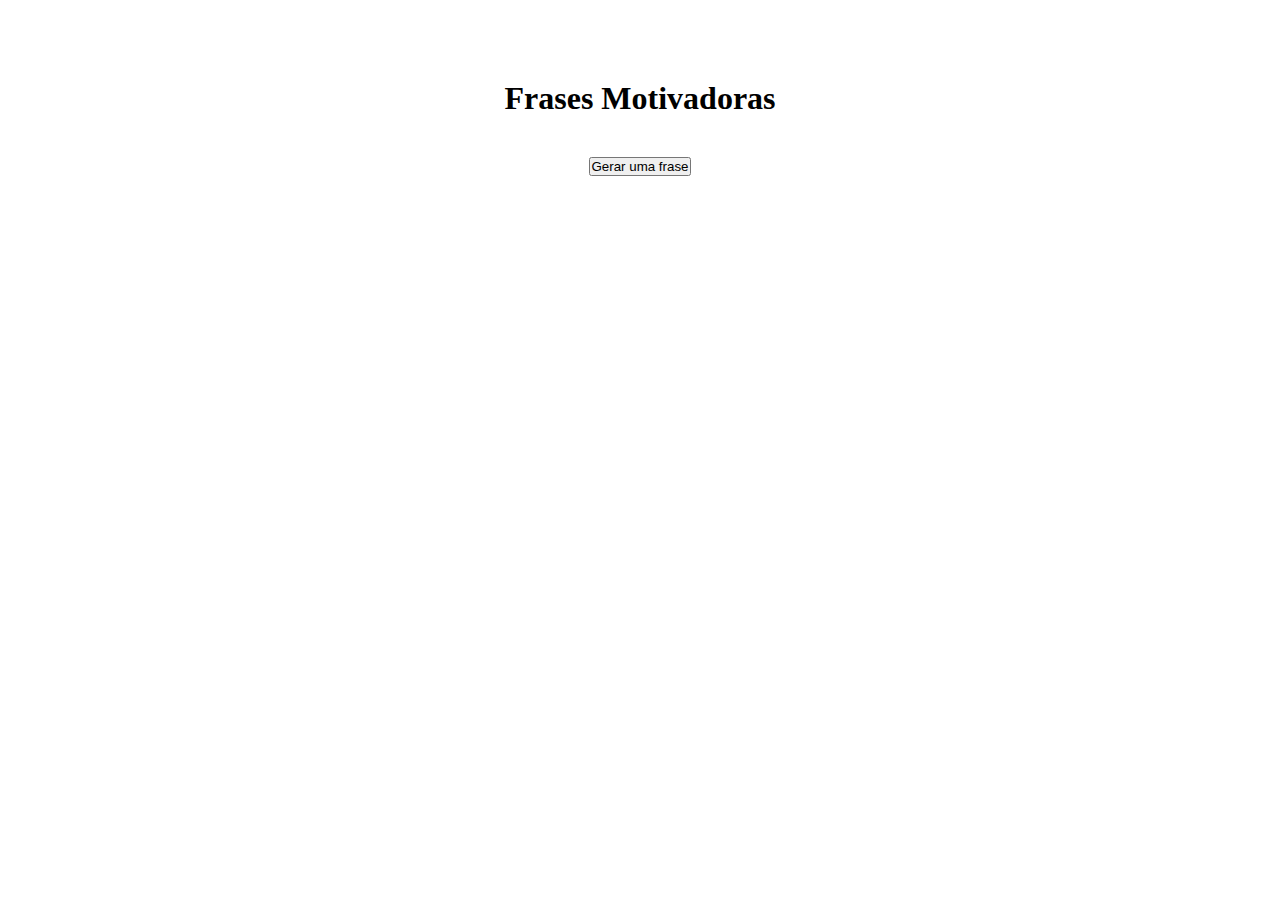
<file: casa-03/index.html>
<!DOCTYPE html>
<html lang="pt">

<head>
    <meta charset="UTF-8">
    <meta name="viewport" content="width=device-width, initial-scale=1.0">
    <link rel="stylesheet" href="./style.css">
    <title>Frases motivadoras</title>
</head>

<body>
    <div class="container">
        <h1>Frases Motivadoras</h1>
        <p class="frase">
        </p>
        <button type="button" class="btn" onclick="novaFrase()">Gerar uma frase</button>
    </div>
</body>

</html>


<script>
    const frases = ["“Se você traçar metas absurdamente altas e falhar, seu fracasso será muito melhor que o sucesso de todos” – James Cameron, cineasta", "“O sucesso normalmente vem para quem está ocupado demais para procurar por ele” – Henry David Thoreau, filósofo", "“A vida é melhor para aqueles que fazem o possível para ter o melhor – John Wooden, jogador e treinador de basquete", "“Os empreendedores falham, em média, 3,8 vezes antes do sucesso final. O que separa os bem-sucedidos dos outros é a persistência” – Lisa M. Amos, executiva", "“Se você não está disposto a arriscar, esteja disposto a uma vida comum” – Jim Rohn, empreendedor", "“Escolha uma ideia. Faça dessa ideia a sua vida. Pense nela, sonhe com ela, viva pensando nela. Deixe cérebro, músculos, nervos, todas as partes do seu corpo serem preenchidas com essa ideia. Esse é o caminho para o sucesso” – Swami Vivekananda, pensador hindu", "“Para de perseguir o dinheiro e comece a perseguir o sucesso” – Tony Hsieh, empreendedor", "“Todos os seus sonhos podem se tornar realidade se você tem coragem para persegui-los” – Walt Disney, desenhista e empreendedor", "“Ter sucesso é falhar repetidamente, mas sem perder o entusiasmo” – Winston Churchill, político", "“Sempre que você vir uma pessoa de sucesso, você sempre verá as glórias, nunca os sacrifícios que os levaram até ali” – Vaibhav Shah, pensador", "“Sucesso? Eu não sei o que isso significa. Eu sou feliz. A definição de sucesso varia de pessoa para pessoa Para mim, sucesso é paz anterior” – Denzel Washington, ator", "“Oportunidades não surgem. É você que as cria” – Chris Grosser, fotógrafo", "“Não tente ser uma pessoa de sucesso. Em vez disso, seja uma pessoa de valor” – Albert Einstein, físico", "“Não é o mais forte que sobrevive, nem o mais inteligente. Quem sobrevive é o mais disposto à mudança” – Charles Darwin, biólogo", "“A melhor vingança é um sucesso estrondoso” – Frank Sinatra, cantor", "“Eu não falhei. Só descobri 10 mil caminhos que não eram o certo” – Thomas Edison, inventor", "“Um homem de sucesso é aquele que cria uma parede com os tijolos que jogaram nele” – David Brinkley, jornalista", "“Ninguém pode fazer você se sentir inferior sem o seu consentimento” – Eleanor Roosevelt, primeira-dama dos EUA", "“O grande segredo de uma boa vida é encontrar qual é o seu destino. E realizá-lo” – Henry Ford, empreendedor", "“Se você está atravessando um inferno, continue atravessando” – Churchill", "“O que nos parece uma provação amarga pode ser uma bênção disfarçada” – Oscar Wilde, escritor", "“A distância entre a insanidade e a genialidade é medida pelo sucesso” – Bruce Feirstein, roteirista", "“Não tenha medo de desistir do bom para perseguir o ótimo” – John D. Rockefeller, empreendedor", "“A felicidade é uma borboleta que, sempre que perseguida, parecerá inatingível; no entanto, se você for paciente, ela pode pousar no seu ombro” – Nathaniel Hawthorne, escritor", "“Se você não pode explicar algo de forma simples, então você não entendeu muito bem o que tem a dizer” – Einstein", "“Há dois tipos de pessoa que vão te dizer que você não pode fazer a diferença neste mundo: as que têm medo de tentar e as que têm medo de que você se dê bem” – Ray Goforth, executivo", "“Comece de onde você está. Use o que você tiver. Faça o que você puder” – Arthur Ashe, tenista", "“As pessoas me perguntam qual é o papel que mais gostei de interpretar. Eu sempre respondo: o próximo” – Kevin Kline, ator", "“Descobri que, quanto mais eu trabalho, mais sorte eu pareço ter” – Thomas Jefferson, político", "“O ponto de partida de qualquer conquista é o desejo” – Napoleon Hill, assessor político", "“O sucesso é a soma de pequenos esforços repetidos dia após dia” – Robert Collier, escritor", "“Todo progresso acontece fora da zona de conforto” – Michael John Bobak", "“Coragem é a resistência e o domínio do medo, não a ausência dele” – Mark Twain, escritor", "“Só evite fazer algo hoje se você quiser morrer e deixar assuntos inacabados” – Pablo Picasso, pintor", "“O único lugar em que o sucesso vem antes do trabalho é no dicionário” – Vidal Sassoon, cabeleireiro", "“Não sei qual é a chave para o sucesso, mas a chave para o fracasso é tentar agradar a todos” – Bill Cosby, comediante", "“Embora ninguém possa voltar atrás e começar tudo de novo, qualquer um pode ter um ótimo final” – Carl Bard", "“Descobri que, se você tem vontade de viver e curiosidade, dormir não é a coisa mais importante” – Martha Stewart, apresentadora", "“Daqui a vinte anos, você não terá arrependimento das coisas que fez, mas das que deixou de fazer. Por isso, veleje longe do seu porto seguro. Pegue os ventos. Explore. Sonhe. Descubra” – Twain", "“O primeiro passo rumo ao sucesso é dado quando você se recusa ao ser um refém do ambiente em que se encontra” – Mark Caine, jornalista", "“Eu devo meu sucesso a meu hábito de respeitosamente ouvir conselhos e fazer exatamente o contrário” – G. K. Chesterton, escritor", "“Muitas das falhas da vida ocorrem quando não percebemos o quão próximos estávamos do sucesso na hora em que desistimos” – Edison", "“Quanto maior o artista, maior a dúvida. Confiança grande demais é algo destinados aos menos talentosos como um prêmio de consolação” – Robert Hughes, crítico de arte", "“Uma fórmula para o sucesso? É bem simples, na verdade: dobre a probabilidade de fracasso da sua empresa. Você pensa que a falha é um inimigo do sucesso. Mas não é, de jeito nenhum. Você pode ser desencorajado com os erros ou aprender com eles, então siga em frente e continue falhando. Erre o máximo que puder. É aí que você vai conseguir o sucesso” – Thomas J. Watson, empreendedor", "“Tenha em mente que o seu desejo em atingir o sucesso é mais importante que qualquer coisa” – Abraham Lincoln, político", "“Fique contente em agir. Deixe a fala para os outros” – Baltasar Gracián, filósofo", "Para conquistar o sucesso, você precisa aceitar todos os desafios que vierem na sua frente. Você não pode apenas aceitar os que você preferir” – Mike Gafka, palestrante", "“O guerreiro de sucesso é um homem médio, mas com um foco apurado como um raio laser” – Bruce Lee, ator", "“A lógica pode levar de um ponto A a um ponto B. A imaginação pode levar a qualquer lugar” – Einstein"];

    const botao = document.querySelector(".btn");
    const fraseSelecionada = document.querySelector(".frase");

    botao.onclick = function novaFrase() {
        const fraseAleatoria = Math.floor(Math.random() * frases.length);
        fraseSelecionada.textContent = frases[fraseAleatoria];
    }
</script>
</file>
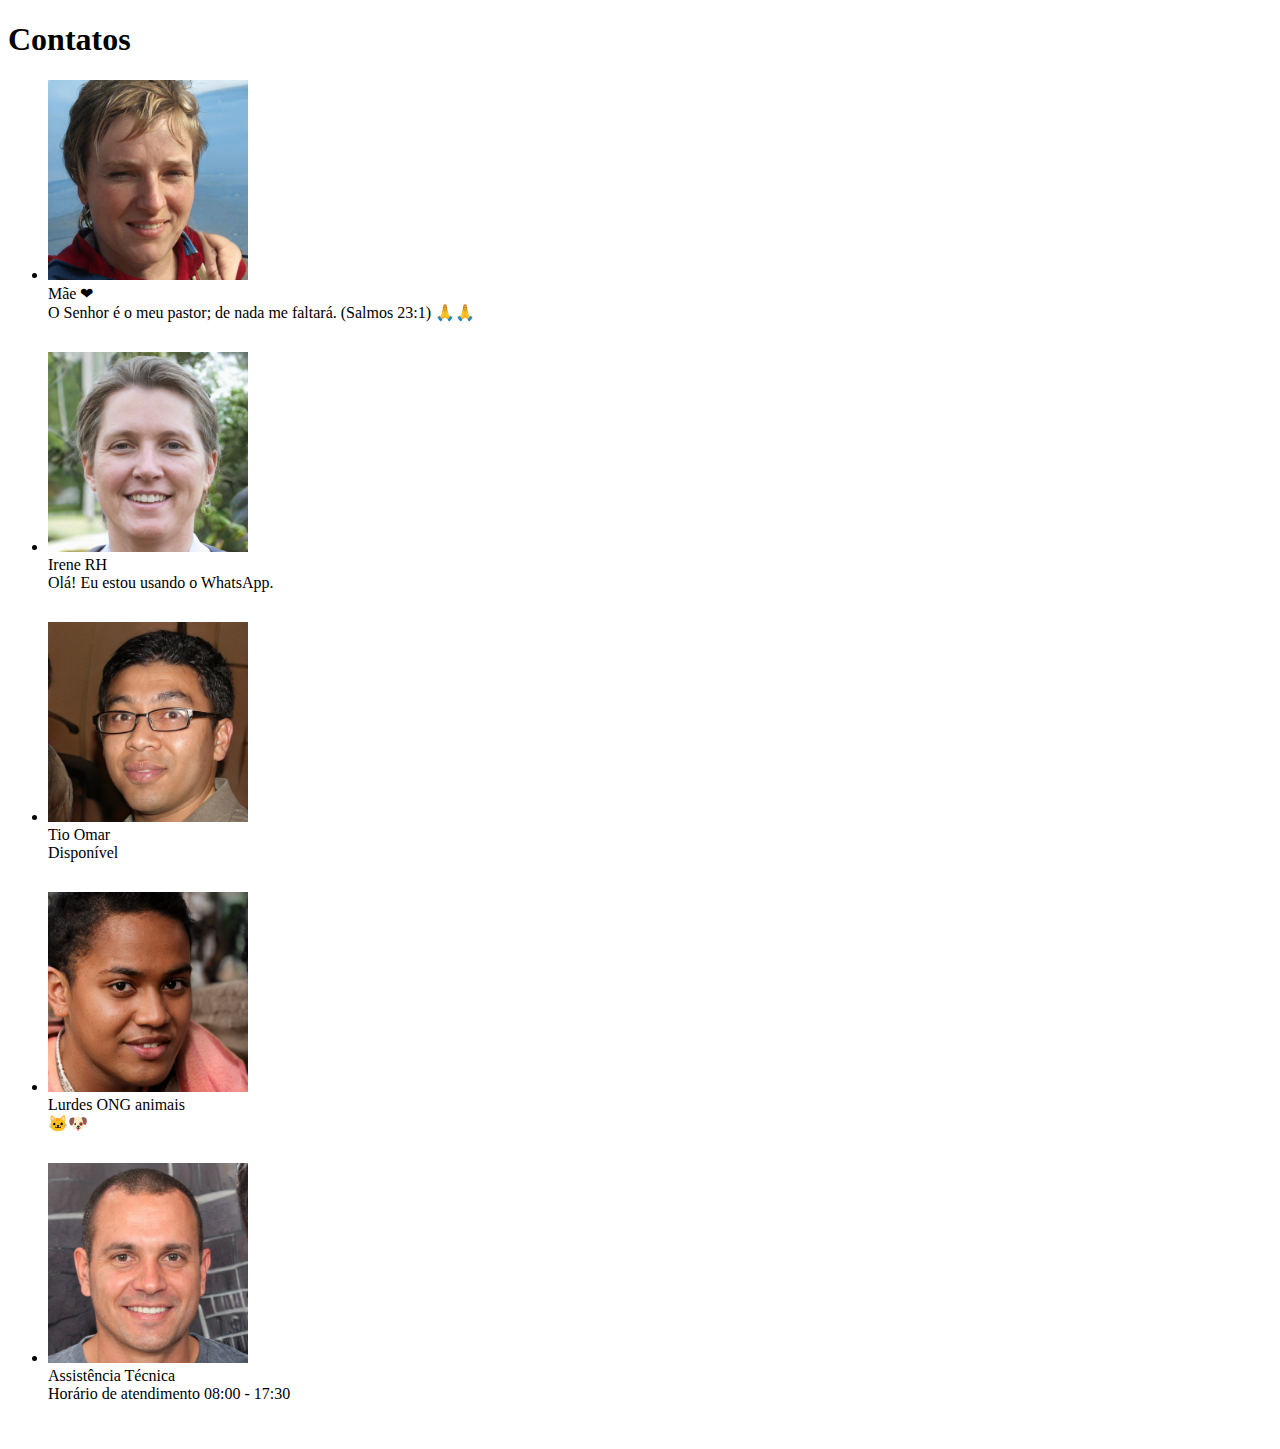
<file: casa-04/index.html>
<!DOCTYPE html>
<html lang="pt-br">

<head>
    <meta charset="UTF-8">
    <meta name="viewport" content="width=device-width, initial-scale=1.0">
    <title>Contatos</title>

    <style>
        img {
            max-height: 200px;
        }

        .descricao {
            padding-bottom: 30px;
        }

    </style>
</head>

<body>
    <h1>Contatos</h1>

    <ul class="contatos">
        <li>
            <img src="">
            <div class="informacao-contato">
                <div class="nome"></div>
                <div class="descricao"></div>
            </div>
        </li>
        <li>
            <img src="">
            <div class="informacao-contato">
                <div class="nome"></div>
                <div class="descricao"></div>
            </div>
        </li>
        <li>
            <img src="">
            <div class="informacao-contato">
                <div class="nome"></div>
                <div class="descricao"></div>
            </div>
        </li>
        <li>
            <img src="">
            <div class="informacao-contato">
                <div class="nome"></div>
                <div class="descricao"></div>
            </div>
        </li>
        <li>
            <img src="">
            <div class="informacao-contato">
                <div class="nome"></div>
                <div class="descricao"></div>
            </div>
        </li>
    </ul>
</body>

<script>
    const caminhoImagens = './assets';
    const contatos = [{
        mensagens: 1024,
        nome: 'Mãe ❤',
        descricao: 'O Senhor é o meu pastor; de nada me faltará. (Salmos 23:1) 🙏🙏',
        imagem: `${caminhoImagens}/alice.jpg`
    }, {
        mensagens: 645,
        nome: 'Tio Omar',
        descricao: 'Disponível',
        imagem: `${caminhoImagens}/omar.jpg`
    }, {
        mensagens: 877,
        nome: 'Irene RH',
        descricao: 'Olá! Eu estou usando o WhatsApp.',
        imagem: `${caminhoImagens}/irene.jpg`
    }, {
        mensagens: 30,
        nome: 'Otavio Carona',
        descricao: '',
        imagem: `${caminhoImagens}/otavio.jpg`
    }, {
        mensagens: 190,
        nome: 'Isaura',
        descricao: '🌞',
        imagem: `${caminhoImagens}/isaura.jpg`
    }, {
        mensagens: 249,
        nome: 'Assistência Técnica',
        descricao: 'Horário de atendimento 08:00 - 17:30',
        imagem: `${caminhoImagens}/tiago.jpg`
    }, {
        mensagens: 581,
        nome: 'Lurdes ONG animais',
        descricao: '🐱🐶',
        imagem: `${caminhoImagens}/lurdes.jpg`
    }];

    contatos.sort(function (a, b) {
        return b.mensagens - a.mensagens;
    });

    const primeirosCinco = contatos.slice(0, 5);
    const listaDeContatos = document.querySelectorAll("li");

    for (i = 0; i < listaDeContatos.length; i++) {
        const foto = listaDeContatos[i].querySelector("img");
        const nome = listaDeContatos[i].querySelector(".nome");
        const descricao = listaDeContatos[i].querySelector(".descricao");

        foto.src = primeirosCinco[i].imagem;
        nome.textContent = primeirosCinco[i].nome;
        descricao.textContent = primeirosCinco[i].descricao;
    }
</script>

</html>
</file>
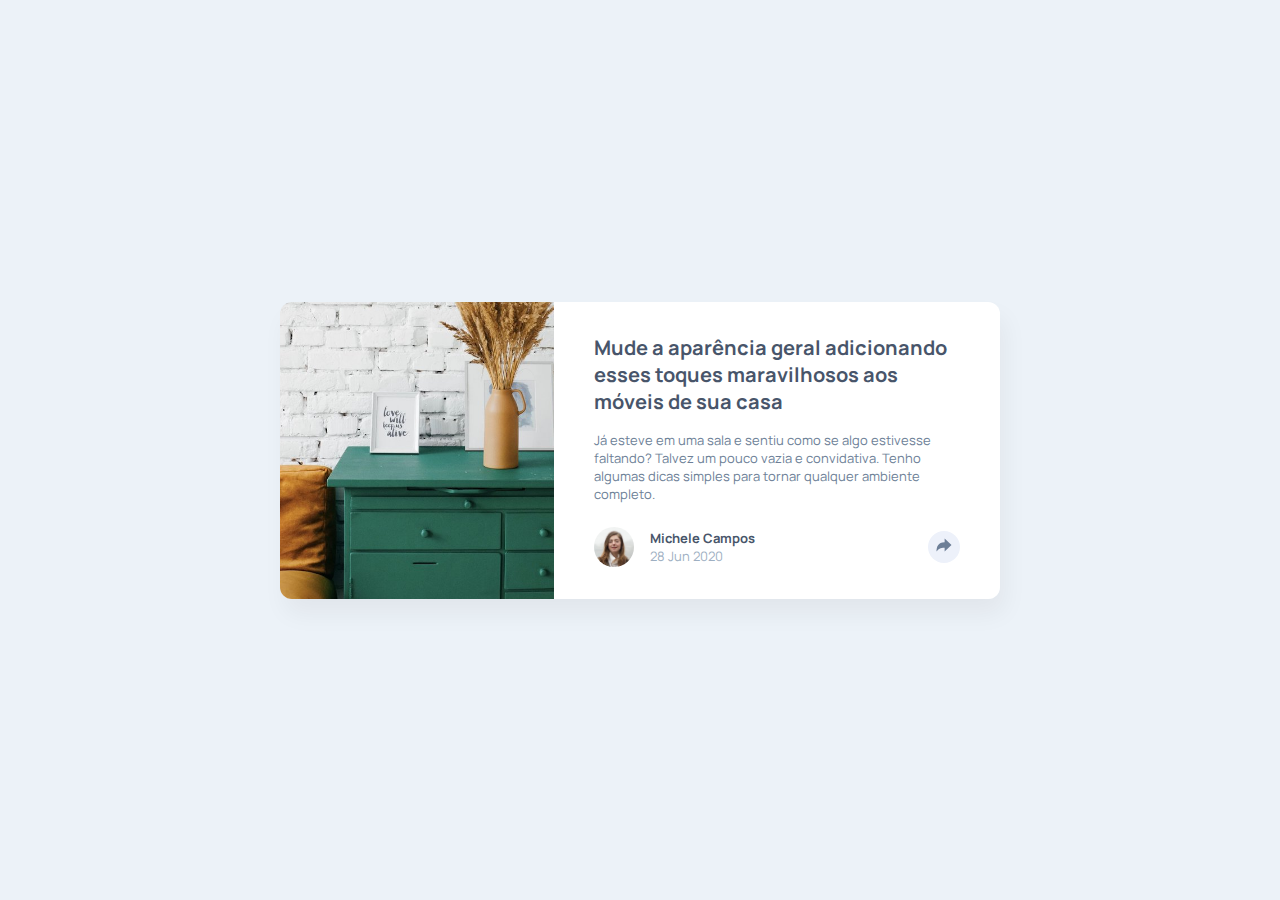
<file: classe-02/index.html>
<!DOCTYPE html>
<html lang="pt-br">

<head>
    <meta charset="UTF-8">
    <meta name="viewport" content="width=device-width, initial-scale=1.0">
    <title>Popup</title>
    <link href="https://fonts.googleapis.com/css2?family=Manrope:wght@500;700&display=swap" rel="stylesheet">
    <link rel="stylesheet" href="style.css">
</head>

<body>
    <div class="content-wrapper">
        <article class="card">
            <div class="card__img">
                <img src="./assets/drawers.jpg" alt="furniture">
            </div>
            <div class="card__text-wrapper">
                <h1 class="card__heading">Mude a aparência geral adicionando esses toques maravilhosos aos móveis de sua
                    casa</h1>
                <p class="card__paragraph">Já esteve em uma sala e sentiu como se algo estivesse faltando? Talvez um
                    pouco vazia e convidativa. Tenho algumas dicas simples para tornar qualquer ambiente completo.</p>
                <div class="card__footer-wrapper">
                    <img src="./assets/avatar-michelle.jpg" alt="author" class="author__img">
                    <div class="author__info">
                        <div class="author__name">Michele Campos</div>
                        <div class="author__date">28 Jun 2020</div>
                    </div>
                    <button onclick="mostrarPopup()" class="card__btn">
                        <svg xmlns='http://www.w3.org/2000/svg' class='ionicon' viewBox='0 0 512 512'>
                            <title>Seta</title>
                            <path d='M448 256L272 88v96C103.57 184 64 304.77 64 424c48.61-62.24 91.6-96 208-96v96z'
                                fill='none' />
                        </svg>
                    </button>
                    <div class="popup">
                        <div class="popup__text">compartilhar</div>
                        <div class="popup__icons">
                            <a href="#">
                                <svg xmlns='http://www.w3.org/2000/svg' class='ionicon' viewBox='0 0 512 512'>
                                    <title>Logo Facebook</title>
                                    <path
                                        d='M480 257.35c0-123.7-100.3-224-224-224s-224 100.3-224 224c0 111.8 81.9 204.47 189 221.29V322.12h-56.89v-64.77H221V208c0-56.13 33.45-87.16 84.61-87.16 24.51 0 50.15 4.38 50.15 4.38v55.13H327.5c-27.81 0-36.51 17.26-36.51 35v42h62.12l-9.92 64.77H291v156.54c107.1-16.81 189-109.48 189-221.31z'
                                        fill-rule='evenodd' />
                                </svg>
                            </a>

                            <a href="#">
                                <svg xmlns="http://www.w3.org/2000/svg" width="20" height="17" viewBox='0 0 20 17'
                                    class='twitter'>
                                    <title>Logo Twitter</title>
                                    <path
                                        d="M20 2.172a8.192 8.192 0 01-2.357.646 4.11 4.11 0 001.804-2.27 8.22 8.22 0 01-2.605.996A4.096 4.096 0 0013.847.248c-2.65 0-4.596 2.472-3.998 5.037A11.648 11.648 0 011.392 1a4.109 4.109 0 001.27 5.478 4.086 4.086 0 01-1.858-.513c-.045 1.9 1.318 3.679 3.291 4.075a4.113 4.113 0 01-1.853.07 4.106 4.106 0 003.833 2.849A8.25 8.25 0 010 14.658a11.616 11.616 0 006.29 1.843c7.618 0 11.922-6.434 11.663-12.205A8.354 8.354 0 0020 2.172z" />
                                </svg>
                            </a>

                            <a href="#">
                                <svg xmlns='http://www.w3.org/2000/svg' class='ionicon' viewBox='0 0 512 512'>
                                    <title>Logo Pinterest</title>
                                    <path
                                        d='M256.05 32c-123.7 0-224 100.3-224 224 0 91.7 55.2 170.5 134.1 205.2-.6-15.6-.1-34.4 3.9-51.4 4.3-18.2 28.8-122.1 28.8-122.1s-7.2-14.3-7.2-35.4c0-33.2 19.2-58 43.2-58 20.4 0 30.2 15.3 30.2 33.6 0 20.5-13.1 51.1-19.8 79.5-5.6 23.8 11.9 43.1 35.4 43.1 42.4 0 71-54.5 71-119.1 0-49.1-33.1-85.8-93.2-85.8-67.9 0-110.3 50.7-110.3 107.3 0 19.5 5.8 33.3 14.8 43.9 4.1 4.9 4.7 6.9 3.2 12.5-1.1 4.1-3.5 14-4.6 18-1.5 5.7-6.1 7.7-11.2 5.6-31.3-12.8-45.9-47-45.9-85.6 0-63.6 53.7-139.9 160.1-139.9 85.5 0 141.8 61.9 141.8 128.3 0 87.9-48.9 153.5-120.9 153.5-24.2 0-46.9-13.1-54.7-27.9 0 0-13 51.6-15.8 61.6-4.7 17.3-14 34.5-22.5 48a225.13 225.13 0 0063.5 9.2c123.7 0 224-100.3 224-224S379.75 32 256.05 32z' />
                                </svg>
                            </a>
                        </div>
                    </div>
                </div>
            </div>
        </article>
    </div>
</body>

<script>
    const ativaBotao = document.querySelector(".card__btn");
    const ativaPopup = document.querySelector(".popup");

    ativaBotao.onclick = function mostrarPopup() {
        ativaPopup.classList.toggle("aparece");
    }
</script>

</html>
</file>
<file: casa-03/style.css>
* {
  margin: 0;
  padding: 0;
  box-sizing: border-box;
}

.container {
  padding: 80px;
  text-align: center;
}

h1 {
  padding-bottom: 20px;
}

.frase {
  padding-bottom: 20px;

}
</file>
<file: classe-02/style.css>
:root {
    --color-very-dark-greyish-blue: hsl(217, 19%, 35%);
    --color-desaturated-dark-blue: hsl(214, 17%, 51%);
    --color-greyish-blue: hsl(212, 23%, 69%);
    --color-light-greyish-blue: hsl(210, 46%, 95%);
}

html {
    box-sizing: border-box;
    font-size: 50%;
}

*,
*::before,
*::after {
    box-sizing: inherit;
    margin: 0;
    padding: 0;
}

body {
    display: flex;
    align-items: center;
    justify-content: center;
    min-height: 100vh;
    width: 100vw;
    background-color: var(--color-light-greyish-blue);
    font-family: 'Manrope', sans-serif;
    font-size: 1.625rem;
}

.content-wrapper {
    padding: 3rem;
}

.card {
    position: relative;
    display: flex;
    flex-direction: column;
    max-width: 40.875rem;
    border-radius: 1.5rem;
    box-shadow: 5px 15px 25px rgba(36, 25, 25, 0.05);
}

@media only screen and (min-width: 1000px) {
    .card {
        flex-direction: row;
        max-width: 90rem;
    }
}

.card__img {
    height: 26rem;
    border-top-left-radius: 1.5rem;
    border-top-right-radius: 1.5rem;
    overflow: hidden;
}

@media only screen and (min-width: 1000px) {
    .card__img {
        height: auto;
        flex-basis: 110%;
        border-bottom-left-radius: 1.5rem;
        border-top-right-radius: 0;
    }
}

.card__img img {
    object-fit: cover;
    object-position: 0 0;
    height: 100%;
    width: 100%;
}

.card__text-wrapper {
    padding: 4rem;
    padding-bottom: 1.5rem;
    background-color: white;
    border-bottom-left-radius: 1.5rem;
    border-bottom-right-radius: 1.5rem;
}

@media only screen and (min-width: 1000px) {
    .card__text-wrapper {
        padding: 4rem 5rem;
        border-top-right-radius: 1.5rem;
        border-bottom-left-radius: 0;
    }
}

.card__heading {
    margin-bottom: 2rem;
    color: var(--color-very-dark-greyish-blue);
    font-size: 2rem;
}

@media only screen and (min-width: 1000px) {
    .card__heading {
        font-size: 2.5rem;
    }
}

.card__paragraph {
    margin-bottom: 3rem;
    color: var(--color-desaturated-dark-blue);
}

.card__footer-wrapper {
    display: flex;
    align-items: center;
}

.card .author__img {
    width: 5rem;
    margin-right: 2rem;
    border-radius: 50%;
}

.card .author__info {
    margin-right: auto;
}

.card .author__name {
    color: var(--color-very-dark-greyish-blue);
    font-weight: 700;
}

.card .author__date {
    color: var(--color-greyish-blue);
}

.card__btn {
    position: relative;
    height: 4rem;
    width: 4rem;
    border: none;
    border-radius: 50%;
    background-color: #edf1fa;
    outline: none;
    cursor: pointer;
    z-index: 5;
}

.card__btn:hover {
    background-color: #c4c8cf;
}

.card__btn svg {
    height: auto;
    width: 2.5rem;
}

.card__btn svg * {
    fill: var(--color-desaturated-dark-blue);
}

.popup {
    position: absolute;
    left: 0;
    bottom: 0;
    width: 100%;
    display: none;
    align-items: center;
    padding: 2.125rem 4rem;
    border-bottom-left-radius: 1.5rem;
    border-bottom-right-radius: 1.5rem;
    background-color: var(--color-very-dark-greyish-blue);
    z-index: 3;
}

.aparece {
    display: inline-flex;
}

@media only screen and (min-width: 1000px) {
    .popup {
        left: 73%;
        bottom: 11rem;
        width: auto;
        padding: 1.75rem 3.5rem;
        border-radius: 1rem;
    }

    .popup::after {
        content: '';
        position: absolute;
        bottom: -2rem;
        left: 50%;
        transform: translate(-50%);
        width: 0;
        height: 0;
        border-left: 20px solid transparent;
        border-right: 20px solid transparent;
        border-top: 20px solid var(--color-very-dark-greyish-blue);
    }
}

.popup__text {
    margin-right: 2rem;
    color: white;
    font-size: 1.5rem;
    letter-spacing: .2rem;
    text-transform: uppercase;
}

.popup__icons {
    display: flex;
    align-items: center;
}

.popup__icons a:not(:last-child) {
    margin-right: 1.5rem;
}

.popup__icons a svg {
    height: 3rem;
    width: auto;
}

.popup__icons a svg * {
    fill: white;
}

.popup__icons a svg:hover * {
    fill: #c7ccd1;
}

.popup__icons a .twitter {
    height: 2.375rem;
}

.popup.show {
    display: flex;
}
</file>
